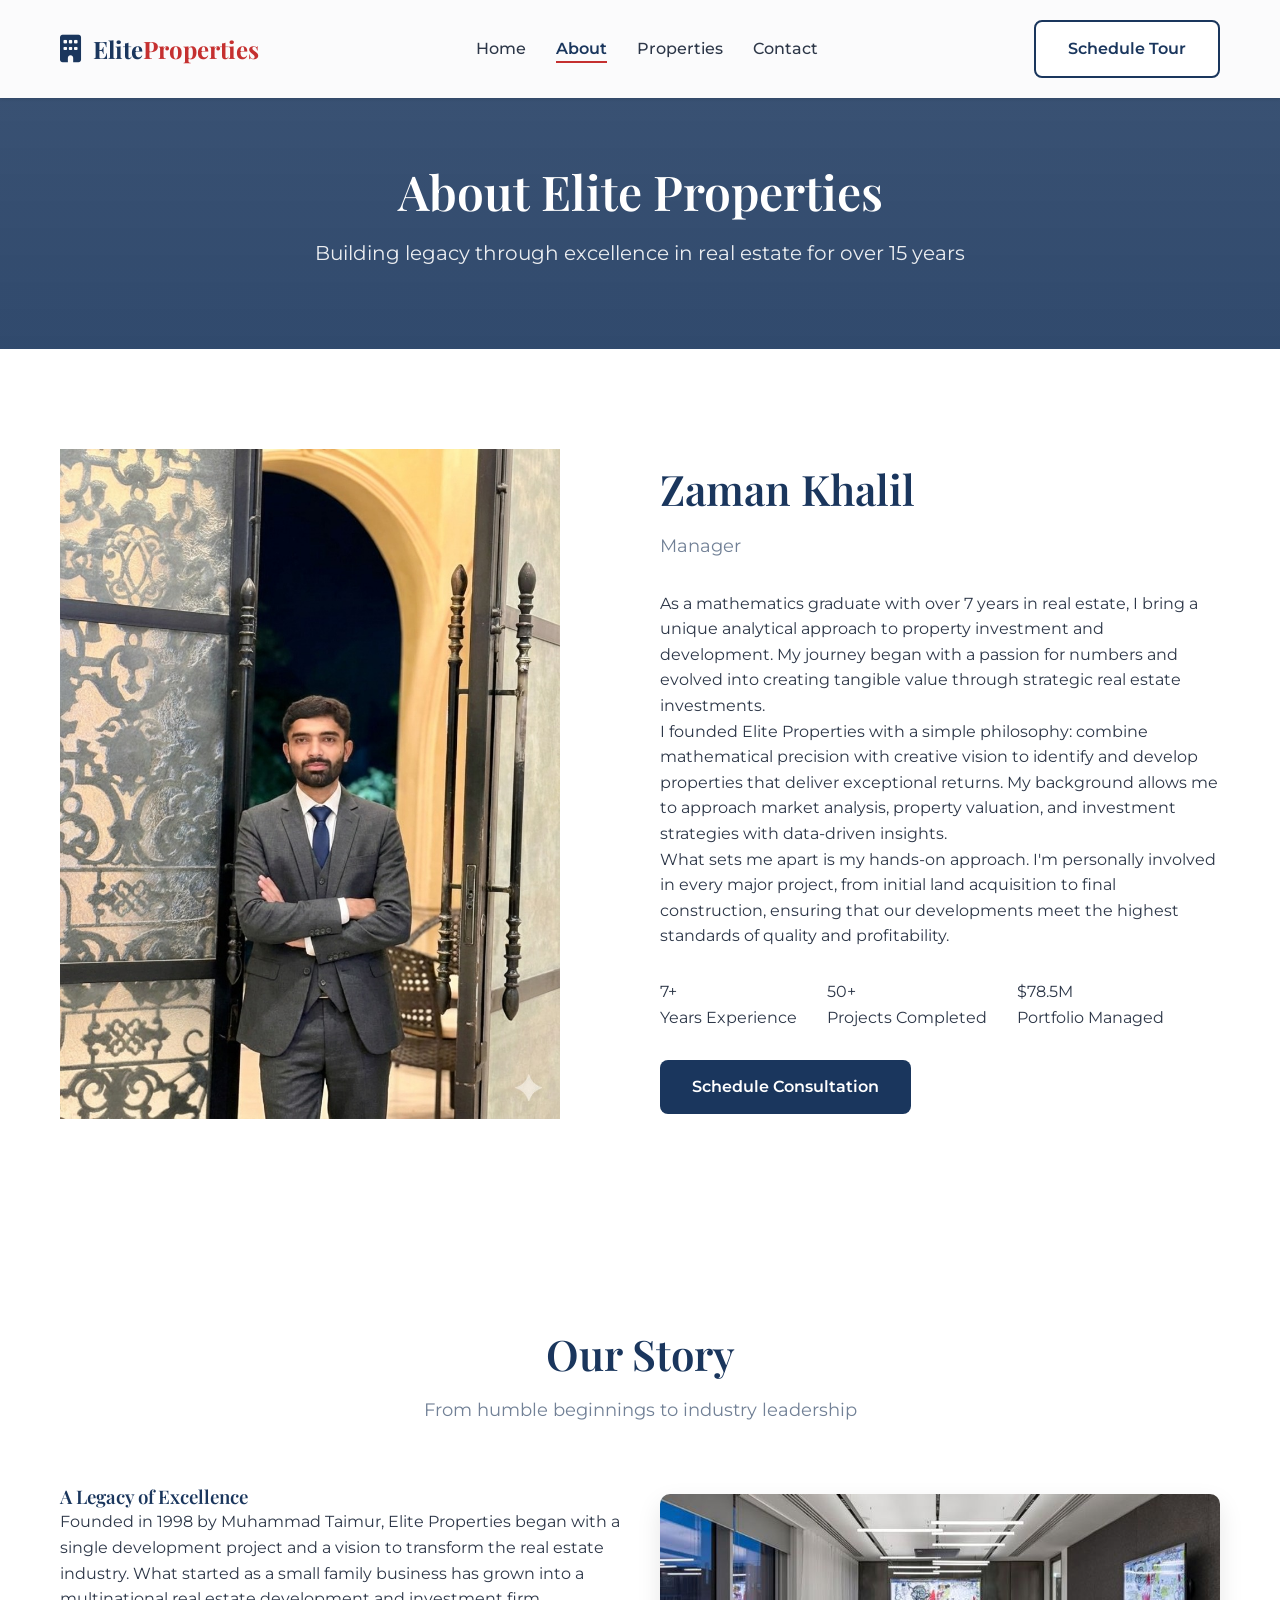
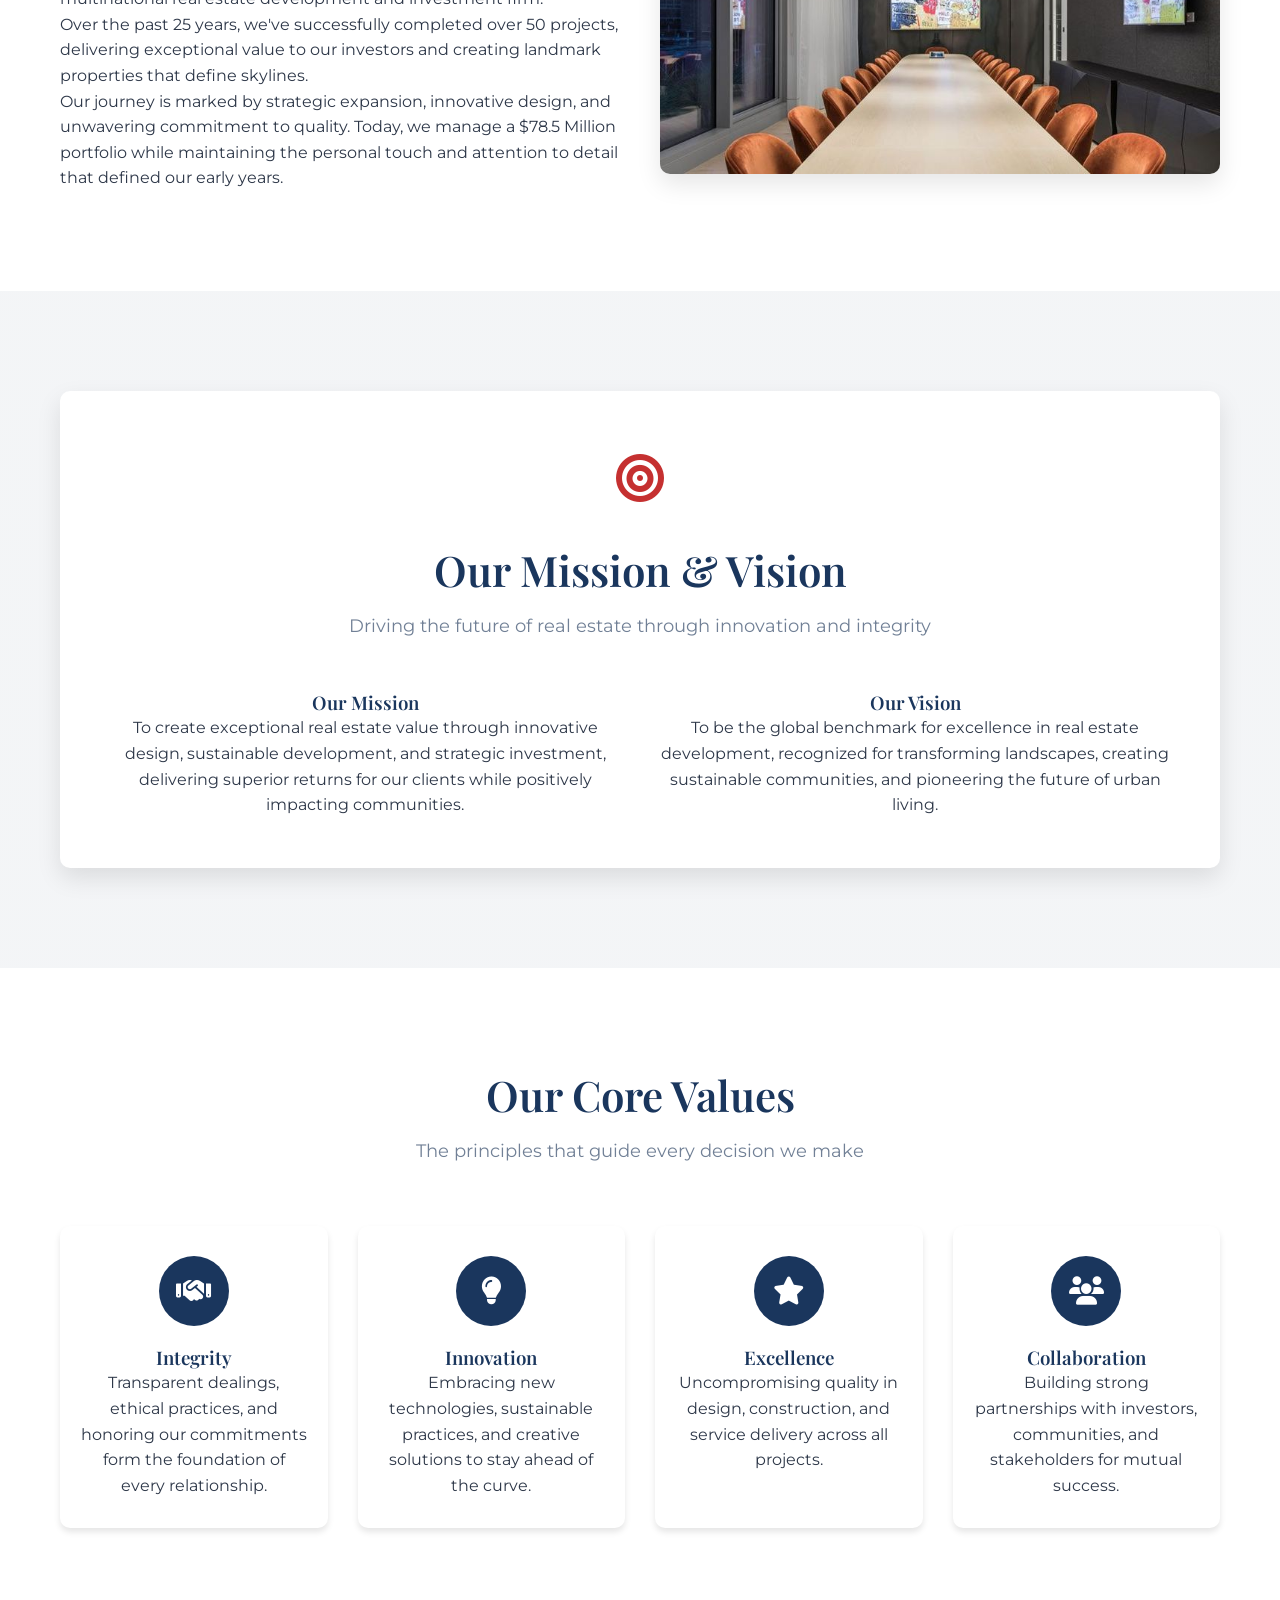
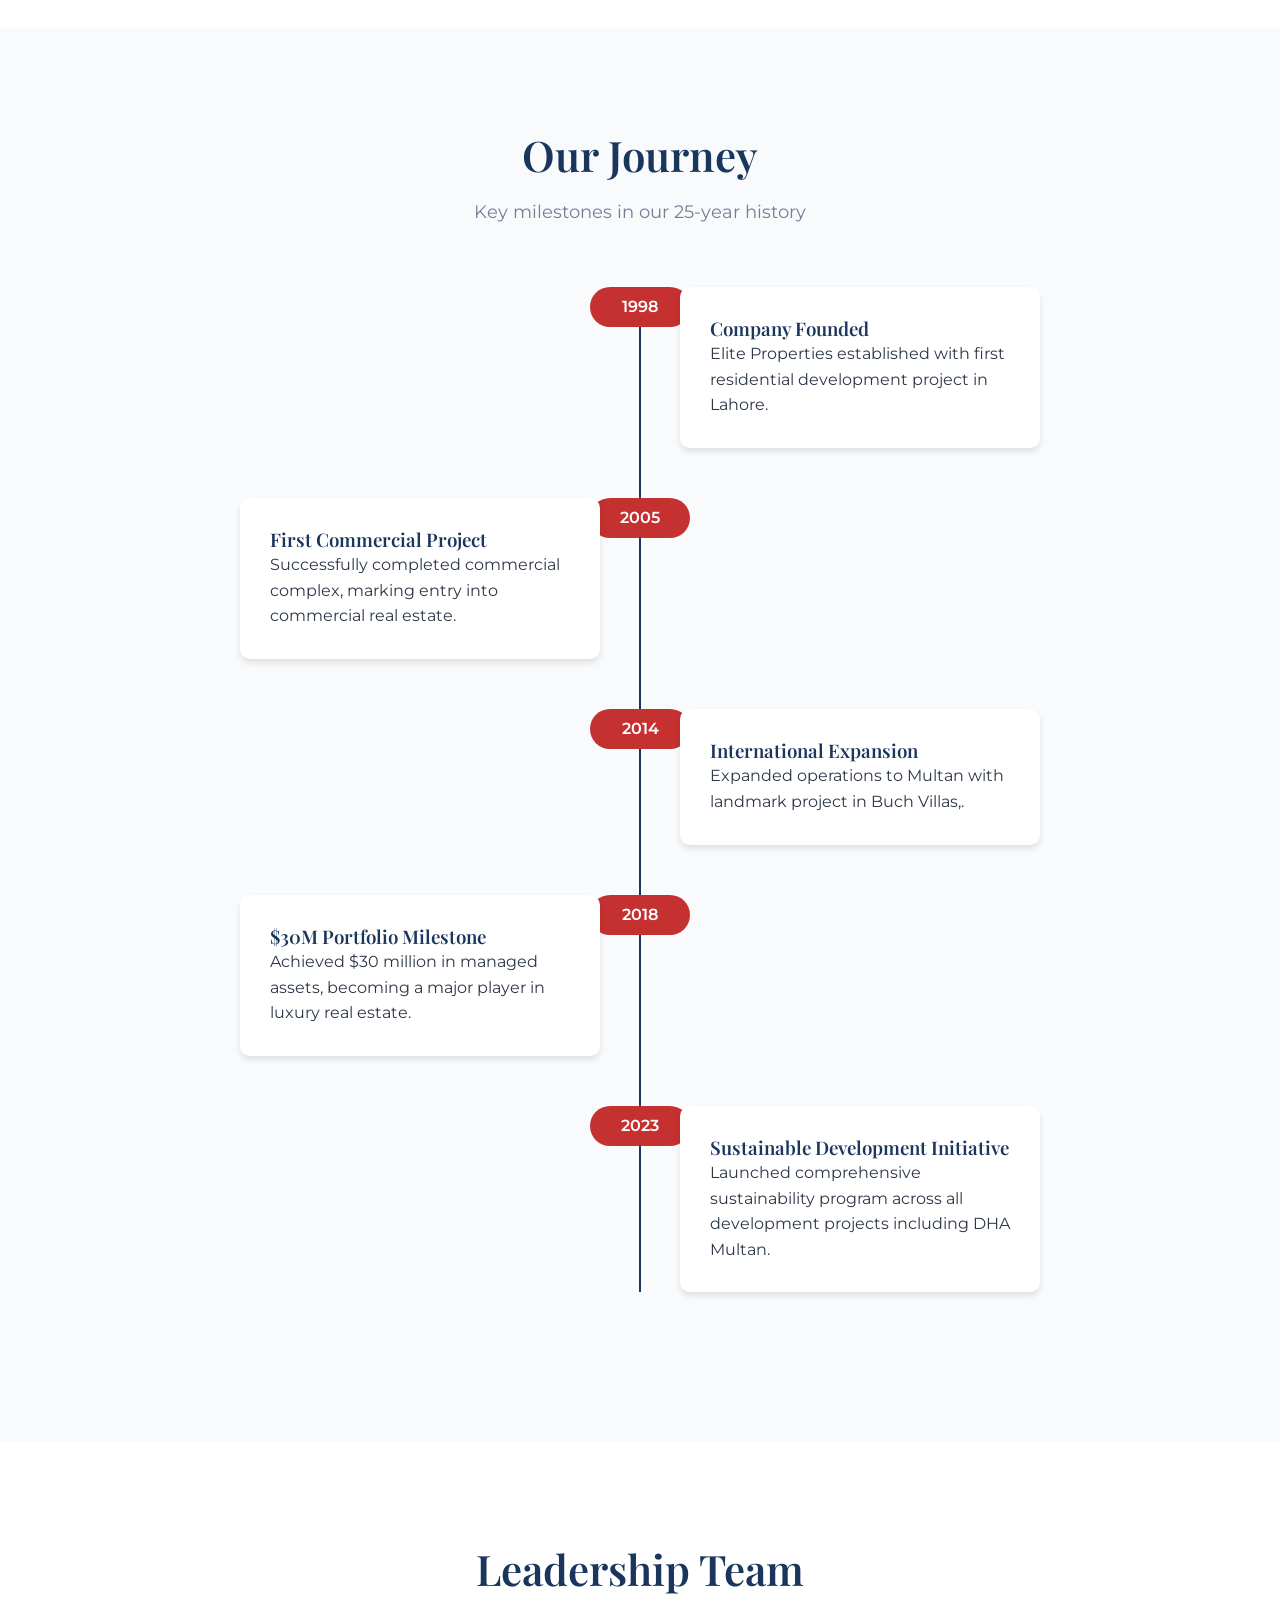
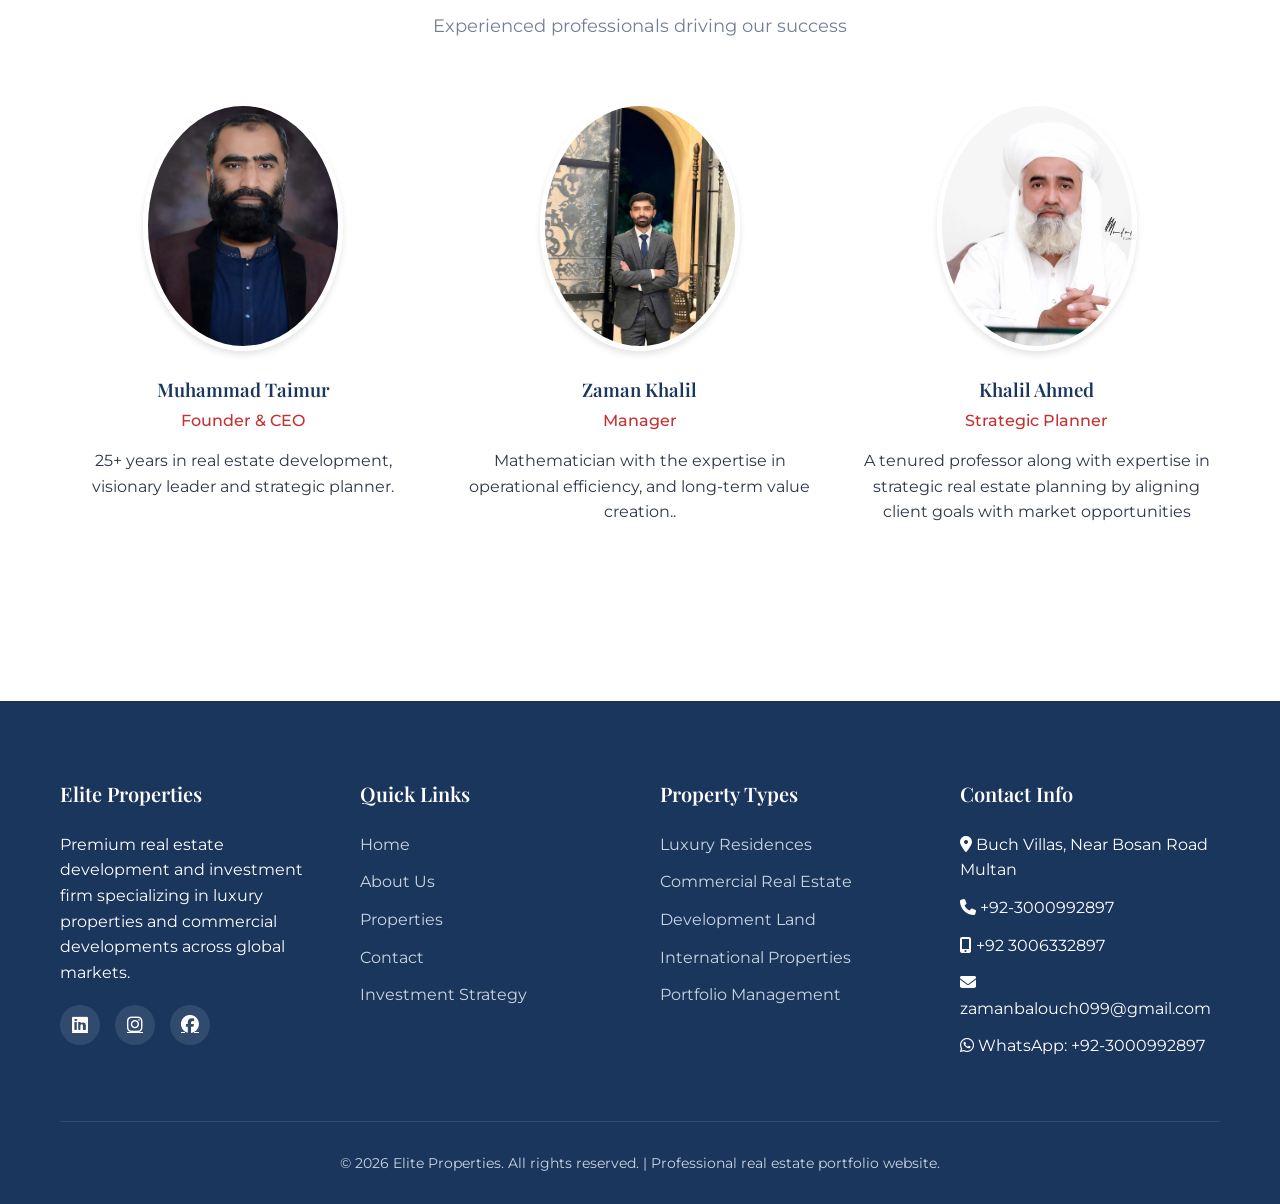
<file: about.html>
<!DOCTYPE html>
<html lang="en">

<head>
    <meta charset="UTF-8">
    <meta name="viewport" content="width=device-width, initial-scale=1.0">
    <title>About Us | Elite Properties</title>
    <link rel="stylesheet" href="https://cdnjs.cloudflare.com/ajax/libs/font-awesome/6.4.0/css/all.min.css">
    <link
        href="https://fonts.googleapis.com/css2?family=Montserrat:wght@300;400;500;600;700&family=Playfair+Display:wght@400;500;600;700&display=swap"
        rel="stylesheet">
    <link rel="stylesheet" href="css/style.css">
    <style>
        .personal-stats {
            display: flex;
            gap: 30px;
            margin-top: 30px;
        }
        .grid-2 img{
            width:500px;
         
        }

        /* About Page Specific Styles */
        .mission-section {
            background: linear-gradient(rgba(26, 54, 93, 0.05), rgba(26, 54, 93, 0.05));
        }

        .mission-card {
            background: white;
            padding: 50px;
            border-radius: 10px;
            box-shadow: var(--shadow-lg);
            text-align: center;
        }

        .mission-icon {
            font-size: 48px;
            color: var(--accent-color);
            margin-bottom: 25px;
        }

        .values-grid {
            display: grid;
            grid-template-columns: repeat(4, 1fr);
            gap: 30px;
            margin-top: 50px;
        }

        .value-card {
            text-align: center;
            padding: 30px 20px;
            background: white;
            border-radius: 10px;
            box-shadow: var(--shadow-md);
            transition: var(--transition);
        }

        .value-card:hover {
            transform: translateY(-5px);
            box-shadow: var(--shadow-lg);
        }

        .value-icon {
            width: 70px;
            height: 70px;
            background: var(--primary-color);
            color: white;
            border-radius: 50%;
            display: flex;
            align-items: center;
            justify-content: center;
            margin: 0 auto 20px;
            font-size: 28px;
        }

        .team-grid {
            display: grid;
            grid-template-columns: repeat(3, 1fr);
            gap: 30px;
        }

        .team-card {
            text-align: center;
            height:500px;
        }
        .team-card img{
            height:250px;
            width:200px;
            
        }

        .team-image {
            width: 200px;
            height: 200px;
            border-radius: 50%;
            margin: 0 auto 20px;
            object-fit: cover;
            border: 5px solid white;
            box-shadow: var(--shadow-md);
        }

        .team-card h3 {
            margin-bottom: 5px;
        }

        .team-position {
            color: var(--accent-color);
            font-weight: 500;
            margin-bottom: 15px;
        }

        .timeline {
            position: relative;
            max-width: 800px;
            margin: 50px auto;
        }

        .timeline::before {
            content: '';
            position: absolute;
            left: 50%;
            top: 0;
            bottom: 0;
            width: 2px;
            background: var(--primary-color);
            transform: translateX(-50%);
        }

        .timeline-item {
            margin-bottom: 50px;
            position: relative;
        }

        .timeline-content {
            background: white;
            padding: 30px;
            border-radius: 10px;
            box-shadow: var(--shadow-md);
            width: 45%;
            position: relative;
        }

        .timeline-item:nth-child(odd) .timeline-content {
            margin-left: auto;
        }

        .timeline-year {
            position: absolute;
            top: 0;
            width: 100px;
            height: 40px;
            background: var(--accent-color);
            color: white;
            display: flex;
            align-items: center;
            justify-content: center;
            font-weight: 600;
            border-radius: 20px;
            left: 50%;
            transform: translateX(-50%);
        }

        @media (max-width: 992px) {
            .values-grid {
                grid-template-columns: repeat(2, 1fr);
            }

            .team-grid {
                grid-template-columns: repeat(2, 1fr);
            }
        }

        @media (max-width: 768px) {
            .values-grid {
                grid-template-columns: 1fr;
            }

            .team-grid {
                grid-template-columns: 1fr;
            }

            .timeline::before {
                left: 30px;
            }

            .timeline-content {
                width: calc(100% - 80px);
                margin-left: 80px !important;
            }

            .timeline-year {
                left: 0;
                transform: none;
            }
        }
    </style>
</head>

<body>
    <!-- Navigation -->
    <nav class="navbar">
        <div class="container nav-container">
            <a href="index.html" class="logo">
                <i class="fas fa-building logo-icon"></i>
                <div class="logo-text">Elite<span>Properties</span></div>
            </a>

            <button class="mobile-menu-btn">
                <i class="fas fa-bars"></i>
            </button>

            <ul class="nav-menu">
                <li><a href="index.html" class="nav-link">Home</a></li>
                <li><a href="about.html" class="nav-link active">About</a></li>
                <li><a href="properties.html" class="nav-link">Properties</a></li>
                <li><a href="contact.html" class="nav-link">Contact</a></li>
            </ul>

            <div class="nav-actions">
                <a href="contact.html" class="btn btn-secondary">Schedule Tour</a>
            </div>
        </div>
    </nav>

    <!-- Page Header -->
    <section class="page-header">
        <div class="container">
            <h1>About Elite Properties</h1>
            <p>Building legacy through excellence in real estate for over 15 years</p>
        </div>
    </section>
    <!-- Add this section in about.html after page-header -->

    <!-- Personal Introduction Section -->
    <section class="section">
        <div class="container">
            <div class="grid-2">
                <div>
                    <img src="images/profile.jfif">
                </div>
                <div>
                    <h2 class="section-title">Zaman Khalil</h2>
                    <p class="section-subtitle">Manager</p>

                    <div class="mt-30">
                        <p>As a mathematics graduate with over 7 years in real estate, I bring a unique analytical
                            approach to property investment and development. My journey began with a passion for numbers
                            and evolved into creating tangible value through strategic real estate investments.</p>

                        <p>I founded Elite Properties with a simple philosophy: combine mathematical precision with
                            creative vision to identify and develop properties that deliver exceptional returns. My
                            background allows me to approach market analysis, property valuation, and investment
                            strategies with data-driven insights.</p>

                        <p>What sets me apart is my hands-on approach. I'm personally involved in every major project,
                            from initial land acquisition to final construction, ensuring that our developments meet the
                            highest standards of quality and profitability.</p>

                        <div class="personal-stats mt-30">
                            <div class="stat">
                                <div class="stat-number">7+</div>
                                <div class="stat-label">Years Experience</div>
                            </div>
                            <div class="stat">
                                <div class="stat-number">50+</div>
                                <div class="stat-label">Projects Completed</div>
                            </div>
                            <div class="stat">
                                <div class="stat-number">$78.5M</div>
                                <div class="stat-label">Portfolio Managed</div>
                            </div>
                        </div>

                        <a href="contact.html" class="btn mt-30">Schedule Consultation</a>
                    </div>
                </div>
            </div>
        </div>
    </section>

    <!-- Our Story -->
    <section class="section">
        <div class="container">
            <div class="section-header">
                <h2 class="section-title">Our Story</h2>
                <p class="section-subtitle">From humble beginnings to industry leadership</p>
            </div>

            <div class="grid-2">
                <div>
                    <h3 class="mb-20">A Legacy of Excellence</h3>
                    <p>Founded in 1998 by Muhammad Taimur, Elite Properties began with a single development project and a
                        vision to transform the real estate industry. What started as a small family business has grown
                        into a multinational real estate development and investment firm.</p>
                    <p>Over the past 25 years, we've successfully completed over 50 projects,
                        delivering exceptional value to our investors and creating landmark properties that define
                        skylines.</p>
                    <p>Our journey is marked by strategic expansion, innovative design, and unwavering commitment to
                        quality. Today, we manage a $78.5 Million portfolio while maintaining the personal touch and
                        attention to detail that defined our early years.</p>
                </div>
                <div>
                    <img src="images/office.jpg"
                        alt="Our Story" style="width: 100%; border-radius: 10px; box-shadow: var(--shadow-lg);">
                </div>
            </div>
        </div>
    </section>

    <!-- Mission & Vision -->
    <section class="section mission-section">
        <div class="container">
            <div class="mission-card">
                <div class="mission-icon">
                    <i class="fas fa-bullseye"></i>
                </div>
                <h2 class="section-title">Our Mission & Vision</h2>
                <p class="section-subtitle">Driving the future of real estate through innovation and integrity</p>

                <div class="grid-2 mt-50">
                    <div class="text-center">
                        <h3 class="mb-20">Our Mission</h3>
                        <p>To create exceptional real estate value through innovative design, sustainable development,
                            and strategic investment, delivering superior returns for our clients while positively
                            impacting communities.</p>
                    </div>
                    <div class="text-center">
                        <h3 class="mb-20">Our Vision</h3>
                        <p>To be the global benchmark for excellence in real estate development, recognized for
                            transforming landscapes, creating sustainable communities, and pioneering the future of
                            urban living.</p>
                    </div>
                </div>
            </div>
        </div>
    </section>

    <!-- Our Values -->
    <section class="section">
        <div class="container">
            <div class="section-header">
                <h2 class="section-title">Our Core Values</h2>
                <p class="section-subtitle">The principles that guide every decision we make</p>
            </div>

            <div class="values-grid">
                <div class="value-card">
                    <div class="value-icon">
                        <i class="fas fa-handshake"></i>
                    </div>
                    <h3>Integrity</h3>
                    <p>Transparent dealings, ethical practices, and honoring our commitments form the foundation of
                        every relationship.</p>
                </div>

                <div class="value-card">
                    <div class="value-icon">
                        <i class="fas fa-lightbulb"></i>
                    </div>
                    <h3>Innovation</h3>
                    <p>Embracing new technologies, sustainable practices, and creative solutions to stay ahead of the
                        curve.</p>
                </div>

                <div class="value-card">
                    <div class="value-icon">
                        <i class="fas fa-star"></i>
                    </div>
                    <h3>Excellence</h3>
                    <p>Uncompromising quality in design, construction, and service delivery across all projects.</p>
                </div>

                <div class="value-card">
                    <div class="value-icon">
                        <i class="fas fa-users"></i>
                    </div>
                    <h3>Collaboration</h3>
                    <p>Building strong partnerships with investors, communities, and stakeholders for mutual success.
                    </p>
                </div>
            </div>
        </div>
    </section>

    <!-- Timeline -->
    <section class="section bg-light">
        <div class="container">
            <div class="section-header">
                <h2 class="section-title">Our Journey</h2>
                <p class="section-subtitle">Key milestones in our 25-year history</p>
            </div>

            <div class="timeline">
                <div class="timeline-item">
                    <div class="timeline-year">1998</div>
                    <div class="timeline-content">
                        <h3>Company Founded</h3>
                        <p>Elite Properties established with first residential development project in Lahore.</p>
                    </div>
                </div>

                <div class="timeline-item">
                    <div class="timeline-year">2005</div>
                    <div class="timeline-content">
                        <h3>First Commercial Project</h3>
                        <p>Successfully completed commercial complex, marking entry into commercial real estate.
                        </p>
                    </div>
                </div>

                <div class="timeline-item">
                    <div class="timeline-year">2014</div>
                    <div class="timeline-content">
                        <h3>International Expansion</h3>
                        <p>Expanded operations to  Multan with landmark project in Buch Villas,.</p>
                    </div>
                </div>

                <div class="timeline-item">
                    <div class="timeline-year">2018</div>
                    <div class="timeline-content">
                        <h3>$30M Portfolio Milestone</h3>
                        <p>Achieved $30 million in managed assets, becoming a major player in luxury real estate.</p>
                    </div>
                </div>

                <div class="timeline-item">
                    <div class="timeline-year">2023</div>
                    <div class="timeline-content">
                        <h3>Sustainable Development Initiative</h3>
                        <p>Launched comprehensive sustainability program across all development projects including DHA Multan.</p>
                    </div>
                </div>
            </div>
        </div>
    </section>

    <!-- Team -->
    <section class="section">
        <div class="container">
            <div class="section-header">
                <h2 class="section-title">Leadership Team</h2>
                <p class="section-subtitle">Experienced professionals driving our success</p>
            </div>

            <div class="team-grid">
                <div class="team-card">
                    <img src="images/profile-3.jfif"
                        alt="John Developer" class="team-image">
                    <h3>Muhammad Taimur</h3>
                    <div class="team-position">Founder & CEO</div>
                    <p>25+ years in real estate development, visionary leader and strategic planner.</p>
                </div>

                <div class="team-card">
                    <img src="images/profile.jfif"
                        alt="Sarah Johnson" class="team-image">
                    <h3>Zaman Khalil</h3>
                    <div class="team-position">Manager</div>
                    <p>Mathematician with the expertise in operational efficiency, and long-term value creation..</p>
                </div>

                <div class="team-card">
                    <img src="images/profile-1.jfif"
                        alt="Michael Chen" class="team-image">
                    <h3>Khalil Ahmed</h3>
                    <div class="team-position">Strategic Planner</div>
                    <p>A tenured professor along with expertise in strategic real estate planning by aligning client goals with market opportunities</p>
                </div>
            </div>
        </div>
    </section>

    <!-- Footer -->
    <footer class="footer">
        <div class="container">
            <div class="footer-content">
                <div class="footer-column">
                    <h3>Elite Properties</h3>
                    <p>Premium real estate development and investment firm specializing in luxury properties and commercial developments across global markets.</p>
                    <div class="social-links">
                        <a href="https://www.linkedin.com/in/muhammad-zaman-khalil-232532383?utm_source=share&utm_campaign=share_via&utm_content=profile&utm_medium=android_app" class="social-link"><i class="fab fa-linkedin"></i></a>
                        <a href="https://www.instagram.com/zamanbalouch099?igsh=MWduMjhkYWNucTFxZg==" class="social-link"><i class="fab fa-instagram"></i></a>
                        <a href="https://www.facebook.com/share/1C8Nnx26TH/" class="social-link"><i class="fab fa-facebook"></i></a>
                    </div>
                </div>
                <div class="footer-column">
                    <h3>Quick Links</h3>
                    <ul class="footer-links">
                        <li><a href="index.html">Home</a></li>
                        <li><a href="about.html">About Us</a></li>
                        <li><a href="properties.html">Properties</a></li>
                        <li><a href="contact.html">Contact</a></li>
                        <li><a href="#">Investment Strategy</a></li>
                    </ul>
                </div>
                <div class="footer-column">
                    <h3>Property Types</h3>
                    <ul class="footer-links">
                        <li><a href="#">Luxury Residences</a></li>
                        <li><a href="#">Commercial Real Estate</a></li>
                        <li><a href="#">Development Land</a></li>
                        <li><a href="#">International Properties</a></li>
                        <li><a href="#">Portfolio Management</a></li>
                    </ul>
                </div>
                <div class="footer-column">
    <h3>Contact Info</h3>
    <ul class="footer-links">
        <li><i class="fas fa-map-marker-alt"></i> Buch Villas, Near Bosan Road Multan</li>
        <li><i class="fas fa-phone"></i> +92-3000992897</li>
        <li><i class="fas fa-mobile-alt"></i> +92 3006332897</li>
        <li><i class="fas fa-envelope"></i> zamanbalouch099@gmail.com </li>
        <li><i class="fab fa-whatsapp"></i> WhatsApp: +92-3000992897</li>
    </ul>
</div>
            </div>
            <div class="copyright">
                <p>&copy; <span id="currentYear"></span> Elite Properties. All rights reserved. | Professional real estate portfolio website.</p>
            </div>
        </div>
    </footer>
    <script>
        // Mobile Menu Toggle
        const mobileMenuBtn = document.querySelector('.mobile-menu-btn');
        const navMenu = document.querySelector('.nav-menu');
        const navbar = document.querySelector('.navbar');

        mobileMenuBtn.addEventListener('click', () => {
            navMenu.classList.toggle('active');
            mobileMenuBtn.innerHTML = navMenu.classList.contains('active')
                ? '<i class="fas fa-times"></i>'
                : '<i class="fas fa-bars"></i>';
        });

        // Navbar scroll effect
        window.addEventListener('scroll', () => {
            if (window.scrollY > 50) {
                navbar.classList.add('scrolled');
            } else {
                navbar.classList.remove('scrolled');
            }
        });

        // Set current year in footer
        document.getElementById('currentYear').textContent = new Date().getFullYear();

        // Close mobile menu when clicking on a link
        document.querySelectorAll('.nav-link').forEach(link => {
            link.addEventListener('click', () => {
                navMenu.classList.remove('active');
                mobileMenuBtn.innerHTML = '<i class="fas fa-bars"></i>';
            });
        });
    </script>
</body>

</html>
</file>
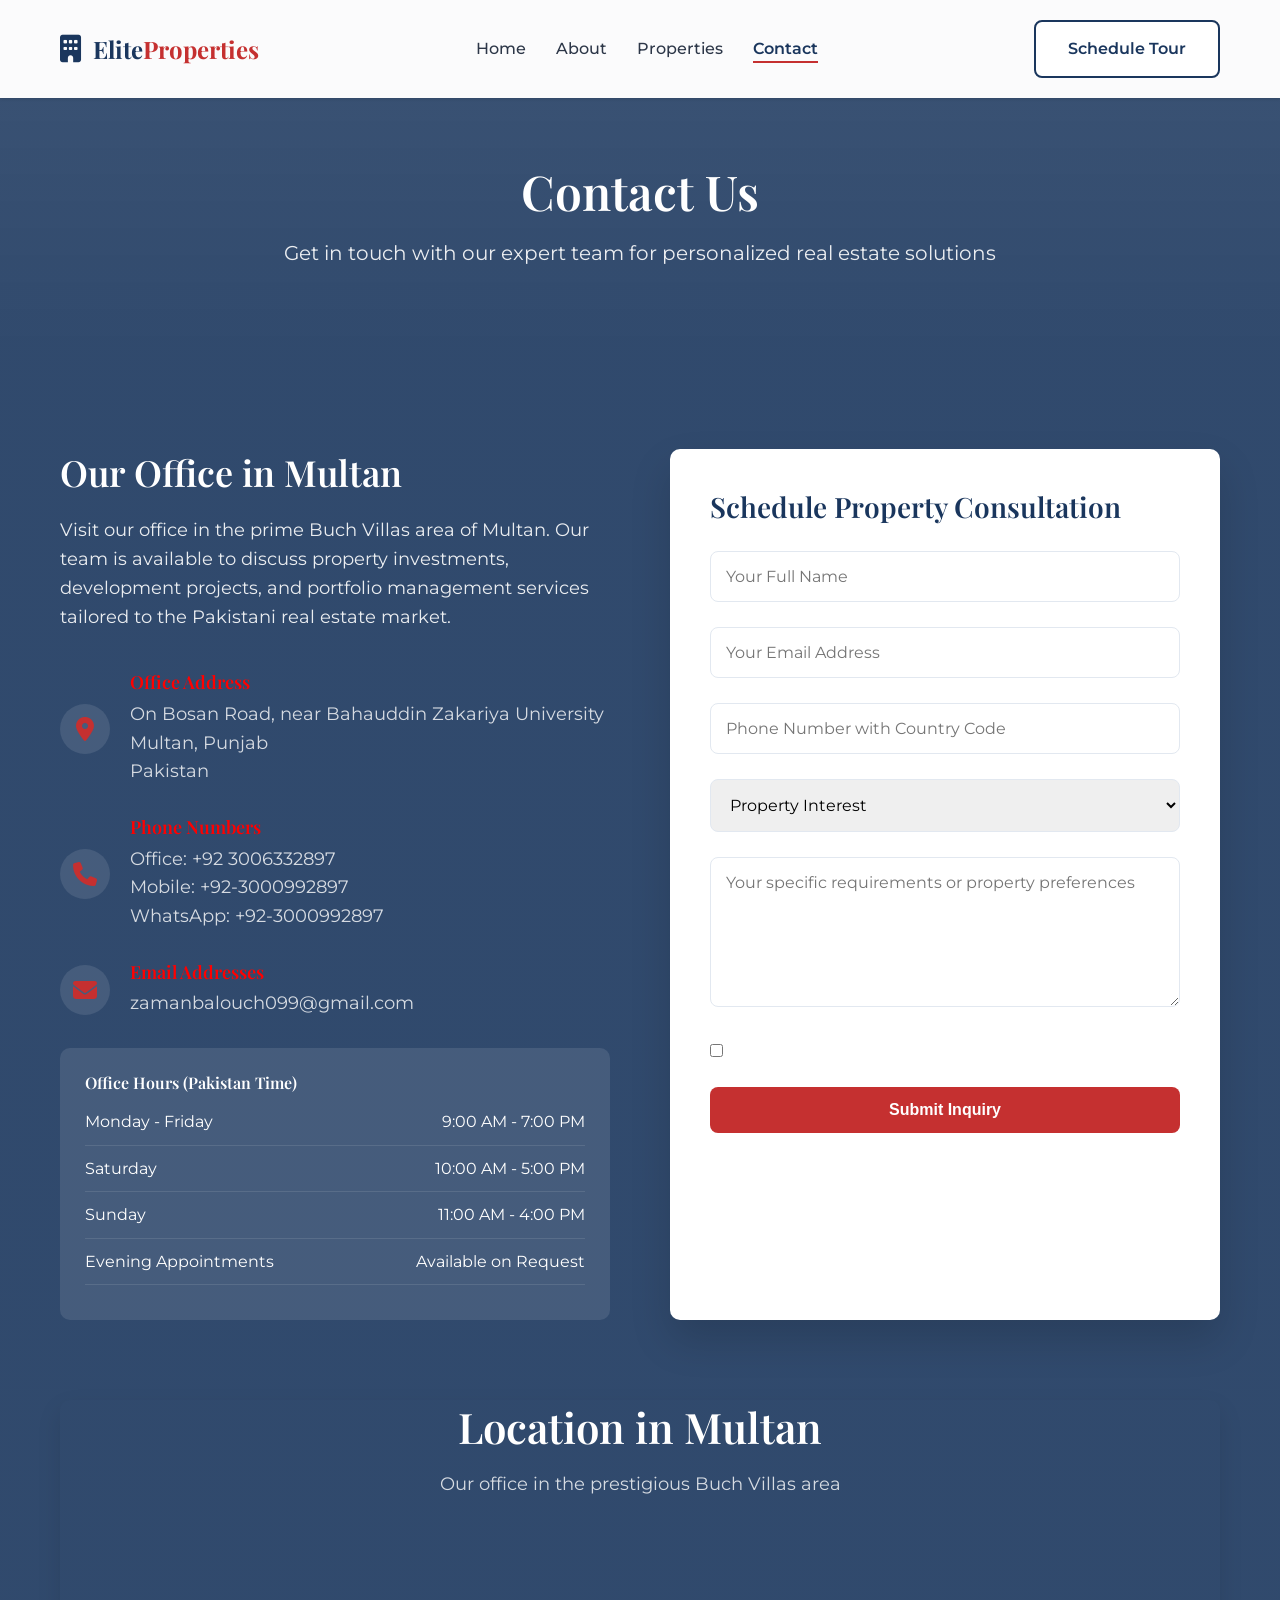
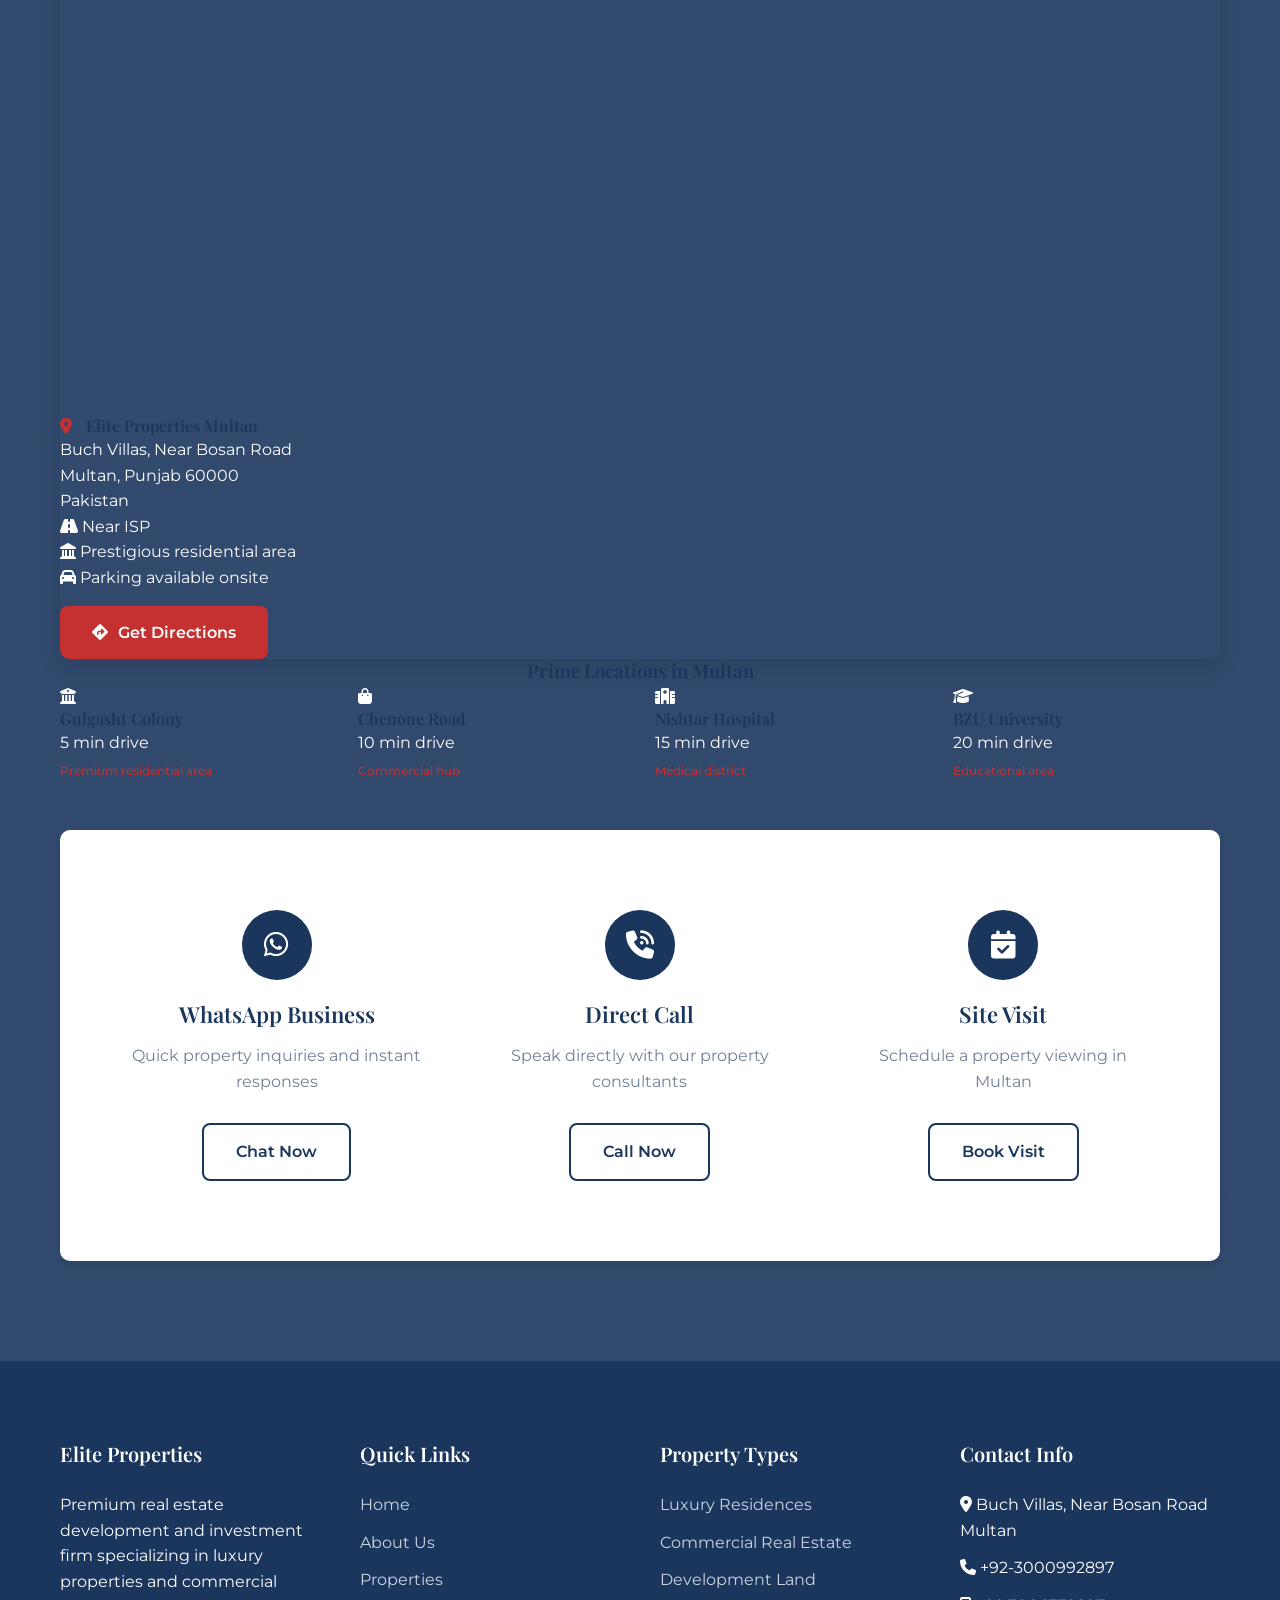
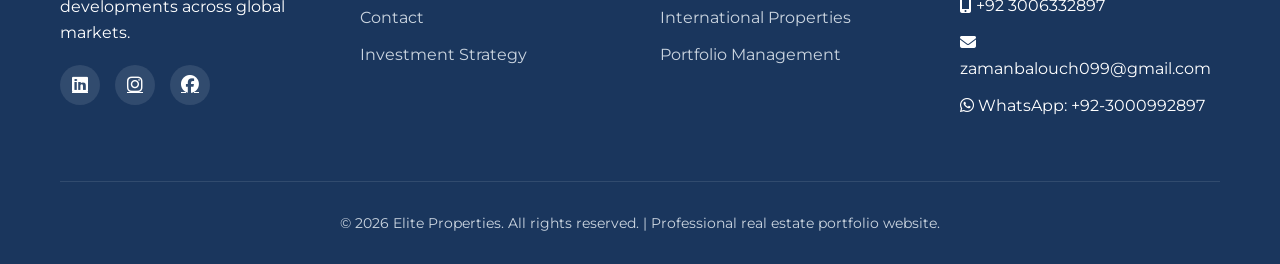
<file: contact.html>
<!DOCTYPE html>
<html lang="en">
<head>
    <meta charset="UTF-8">
    <meta name="viewport" content="width=device-width, initial-scale=1.0">
    <title>Contact Us | Elite Properties</title>
    <link rel="stylesheet" href="https://cdnjs.cloudflare.com/ajax/libs/font-awesome/6.4.0/css/all.min.css">
    <link href="https://fonts.googleapis.com/css2?family=Montserrat:wght@300;400;500;600;700&family=Playfair+Display:wght@400;500;600;700&display=swap" rel="stylesheet">
    <link rel="stylesheet" href="css/style.css">
    <style>
        /* Contact Page Specific Styles */
        .contact-section {
            background: linear-gradient(rgba(26, 54, 93, 0.9), rgba(26, 54, 93, 0.9)), url('https://images.unsplash.com/photo-1560518883-ce09059eeffa?ixlib=rb-4.0.3&auto=format&fit=crop&w=2073&q=80') no-repeat center center/cover;
            color: white;
        }
        
        .contact-container {
            display: grid;
            grid-template-columns: 1fr 1fr;
            gap: 60px;
        }
        
        .contact-info h2 {
            font-size: 36px;
            margin-bottom: 20px;
            color: white;
        }
        
        .contact-info p {
            margin-bottom: 30px;
            opacity: 0.9;
            font-size: 18px;
        }
        
        .contact-details {
            margin-top: 40px;
        }
        
        .contact-item {
            display: flex;
            align-items: center;
            margin-bottom: 30px;
        }
        
        .contact-item i {
            font-size: 24px;
            color: var(--accent-color);
            margin-right: 20px;
            width: 50px;
            height: 50px;
            background: rgba(255, 255, 255, 0.1);
            border-radius: 50%;
            display: flex;
            align-items: center;
            justify-content: center;
        }
        
        .contact-item-content h4 {
            margin-bottom: 5px;
            font-size: 18px;
        }
        
        .contact-item-content p {
            margin: 0;
            opacity: 0.8;
        }
        
        .contact-form-container {
            background: white;
            padding: 40px;
            border-radius: 10px;
            box-shadow: var(--shadow-xl);
        }
        
        .contact-form-container h3 {
            margin-bottom: 25px;
            color: var(--primary-color);
            font-size: 28px;
        }
        
        textarea.form-control {
            min-height: 150px;
            resize: vertical;
        }
        
        .form-success {
            display: none;
            background: rgba(34, 197, 94, 0.1);
            border: 1px solid #22c55e;
            color: #166534;
            padding: 20px;
            border-radius: 8px;
            margin-top: 20px;
            text-align: center;
        }
        
        .office-hours {
            background: rgba(255, 255, 255, 0.1);
            padding: 25px;
            border-radius: 10px;
            margin-top: 30px;
        }
        
        .office-hours h4 {
            margin-bottom: 15px;
            color: white;
        }
        
        .hours-list {
            list-style: none;
        }
        
        .hours-list li {
            display: flex;
            justify-content: space-between;
            margin-bottom: 10px;
            padding-bottom: 10px;
            border-bottom: 1px solid rgba(255, 255, 255, 0.1);
        }
        
        .map-container {
            margin-top: 80px;
            border-radius: 10px;
            overflow: hidden;
            box-shadow: var(--shadow-lg);
        }
        
        .map-placeholder {
            background: #e2e8f0;
            height: 400px;
            display: flex;
            align-items: center;
            justify-content: center;
            color: var(--gray-color);
            font-size: 18px;
        }
        
        .team-intro {
            padding: 80px 0;
            background: #f8fafc;
        }
        
        .team-intro-content {
            max-width: 800px;
            margin: 0 auto;
            text-align: center;
        }
        
        .team-intro-image {
            width: 200px;
            height: 200px;
            border-radius: 50%;
            margin: 0 auto 30px;
            overflow: hidden;
            border: 5px solid white;
            box-shadow: var(--shadow-lg);
        }
        
        .team-intro-image img {
            width: 100%;
            height: 100%;
            object-fit: cover;
        }
        
        .team-intro-text {
            margin-top: 30px;
        }
        
        .team-intro-text p {
            font-size: 18px;
            line-height: 1.8;
            margin-bottom: 20px;
        }
        
        @media (max-width: 992px) {
            .contact-container {
                grid-template-columns: 1fr;
                gap: 40px;
            }
        }
        
        @media (max-width: 768px) {
            .contact-form-container {
                padding: 30px 20px;
            }
            
            .contact-item {
                flex-direction: column;
                text-align: center;
            }
            
            .contact-item i {
                margin-right: 0;
                margin-bottom: 15px;
            }
        }
    </style>
</head>
<body>
    <!-- Navigation -->
    <nav class="navbar">
        <div class="container nav-container">
            <a href="index.html" class="logo">
                <i class="fas fa-building logo-icon"></i>
                <div class="logo-text">Elite<span>Properties</span></div>
            </a>
            
            <button class="mobile-menu-btn">
                <i class="fas fa-bars"></i>
            </button>
            
            <ul class="nav-menu">
                <li><a href="index.html" class="nav-link">Home</a></li>
                <li><a href="about.html" class="nav-link">About</a></li>
                <li><a href="properties.html" class="nav-link">Properties</a></li>
                <li><a href="contact.html" class="nav-link active">Contact</a></li>
            </ul>
            
            <div class="nav-actions">
                <a href="contact.html" class="btn btn-secondary">Schedule Tour</a>
            </div>
        </div>
    </nav>

    <!-- Page Header -->
    <section class="page-header">
        <div class="container">
            <h1>Contact Us</h1>
            <p>Get in touch with our expert team for personalized real estate solutions</p>
        </div>
    </section>

<!-- Contact Section for Multan -->
<section class="section contact-section">
    <div class="container">
        <div class="contact-container">
            <div class="contact-info">
                <h2>Our Office in Multan</h2>
                <p>Visit our office in the prime Buch Villas area of Multan. Our team is available to discuss property investments, development projects, and portfolio management services tailored to the Pakistani real estate market.</p>
                
                <div class="contact-details">
                    <div class="contact-item">
                        <i class="fas fa-map-marker-alt"></i>
                        <div class="contact-item-content">
                            <h4 style="color:red">Office Address</h4>
                            <p>On Bosan Road, near Bahauddin Zakariya University<br>Multan, Punjab <br>Pakistan</p>
                        </div>
                    </div>
                    
                    <div class="contact-item">
                        <i class="fas fa-phone"></i>
                        <div class="contact-item-content">
                            <h4 style="color:red">Phone Numbers</h4>
                            <p>Office: +92 3006332897<br>Mobile: +92-3000992897<br>WhatsApp: +92-3000992897</p>
                        </div>
                    </div>
                    
                    <div class="contact-item">
                        <i class="fas fa-envelope"></i>
                        <div class="contact-item-content">
                            <h4 style="color:red">Email Addresses</h4>
                            <p>zamanbalouch099@gmail.com<br></p>
                        </div>
                    </div>
                </div>
                
                <div class="office-hours">
                    <h4>Office Hours (Pakistan Time)</h4>
                    <ul class="hours-list">
                        <li><span>Monday - Friday</span> <span>9:00 AM - 7:00 PM</span></li>
                        <li><span>Saturday</span> <span>10:00 AM - 5:00 PM</span></li>
                        <li><span>Sunday</span> <span>11:00 AM - 4:00 PM</span></li>
                        <li><span>Evening Appointments</span> <span>Available on Request</span></li>
                    </ul>
                </div>
            </div>
            
            <div class="contact-form-container" id="contact-form">
                <h3>Schedule Property Consultation</h3>
                <form id="contactForm">
                    <div class="form-group">
                        <input type="text" class="form-control" placeholder="Your Full Name" required>
                    </div>
                    <div class="form-group">
                        <input type="email" class="form-control" placeholder="Your Email Address" required>
                    </div>
                    <div class="form-group">
                        <input type="tel" class="form-control" placeholder="Phone Number with Country Code" required>
                    </div>
                    <div class="form-group">
                        <select class="form-control" required>
                            <option value="" disabled selected>Property Interest</option>
                            <option value="residential">Residential Properties</option>
                            <option value="commercial">Commercial Properties</option>
                            <option value="plots">Plots & Land</option>
                            <option value="investment">Investment Opportunities</option>
                            <option value="development">Development Projects</option>
                            <option value="consultation">Portfolio Consultation</option>
                        </select>
                    </div>
                    <div class="form-group">
                        <textarea class="form-control" rows="5" placeholder="Your specific requirements or property preferences" required></textarea>
                    </div>
                    <div class="form-group">
                        <label style="display: flex; align-items: center; gap: 10px; font-size: 14px;">
                            <input type="checkbox" required>
                            I agree to receive property updates and information
                        </label>
                    </div>
                    <button type="submit" class="btn btn-accent" style="width: 100%;">Submit Inquiry</button>
                </form>
                
                <div class="form-success" id="formSuccess">
                    <i class="fas fa-check-circle" style="font-size: 24px; margin-bottom: 10px;"></i>
                    <h4>Thank You!</h4>
                    <p>Your inquiry has been submitted successfully. Our Multan office will contact you within 24 hours.</p>
                </div>
            </div>
        </div>
        
        <!-- Map Section for Multan -->
        <div class="map-container mt-50">
            <div class="section-header">
                <h2 class="section-title" style="color: white;">Location in Multan</h2>
                <p class="section-subtitle" style="color: rgba(255,255,255,0.8);">Our office in the prestigious Buch Villas area</p>
            </div>
            
            <div class="map-wrapper">
                <!-- Google Maps for Buch Villas, Multan -->
                <iframe 
                    src="https://www.google.com/maps/embed?pb=!1m18!1m12!1m3!1d3471.428744082532!2d71.51177577560943!3d30.19568207486767!2m3!1f0!2f0!3f0!3m2!1i1024!2i768!4f13.1!3m3!1m2!1s0x393b35e4f2c2a6c9%3A0x8e99d5c1c5e1e1e1!2sBuch%20Villas%2C%20Multan%2C%20Punjab%2C%20Pakistan!5e0!3m2!1sen!2s!4v1703926154324!5m2!1sen!2s" 
                    width="100%" 
                    height="450" 
                    style="border:0;" 
                    allowfullscreen="" 
                    loading="lazy" 
                    referrerpolicy="no-referrer-when-downgrade">
                </iframe>
                
                <div class="map-overlay">
                    <div class="map-info-card">
                        <h4><i class="fas fa-map-marker-alt" style="color: #c53030; margin-right: 10px;"></i> Elite Properties Multan</h4>
                        <p>Buch Villas, Near Bosan Road<br>Multan, Punjab 60000<br>Pakistan</p>
                        <div class="map-details">
                            <div class="map-detail-item">
                                <i class="fas fa-road"></i>
                                <span>Near ISP</span>
                            </div>
                            <div class="map-detail-item">
                                <i class="fas fa-landmark"></i>
                                <span>Prestigious residential area</span>
                            </div>
                            <div class="map-detail-item">
                                <i class="fas fa-car"></i>
                                <span>Parking available onsite</span>
                            </div>
                        </div>
                        <a href="https://maps.google.com/maps?q=Buch+Villas+Multan+Pakistan" target="_blank" class="btn btn-accent" style="margin-top: 15px;">
                            <i class="fas fa-directions"></i> Get Directions
                        </a>
                    </div>
                </div>
            </div>
        </div>
        
        <!-- Nearby Locations in Multan -->
        <div class="nearby-locations">
            <h3 class="text-center mb-30">Prime Locations in Multan</h3>
            <div class="grid-4">
                <div class="location-card">
                    <i class="fas fa-university"></i>
                    <h4>Gulgasht Colony</h4>
                    <p>5 min drive</p>
                    <small>Premium residential area</small>
                </div>
                <div class="location-card">
                    <i class="fas fa-shopping-bag"></i>
                    <h4>Chenone Road</h4>
                    <p>10 min drive</p>
                    <small>Commercial hub</small>
                </div>
                <div class="location-card">
                    <i class="fas fa-hospital"></i>
                    <h4>Nishtar Hospital</h4>
                    <p>15 min drive</p>
                    <small>Medical district</small>
                </div>
                <div class="location-card">
                    <i class="fas fa-graduation-cap"></i>
                    <h4>BZU University</h4>
                    <p>20 min drive</p>
                    <small>Educational area</small>
                </div>
            </div>
        </div>
        
        <!-- Contact Methods -->
        <div class="contact-methods mt-50">
            <div class="grid-3">
                <div class="contact-method-card">
                    <div class="method-icon">
                        <i class="fab fa-whatsapp"></i>
                    </div>
                    <h3>WhatsApp Business</h3>
                    <p>Quick property inquiries and instant responses</p>
                    <a href="https://wa.me/qr/ICX6FMRWKJH6H1" target="_blank" class="btn btn-secondary">Chat Now</a>
                </div>
                
                <div class="contact-method-card">
                    <div class="method-icon">
                        <i class="fas fa-phone-volume"></i>
                    </div>
                    <h3>Direct Call</h3>
                    <p>Speak directly with our property consultants</p>
                    <a href="tel:+92611234567" class="btn btn-secondary">Call Now</a>
                </div>
                
                <div class="contact-method-card">
                    <div class="method-icon">
                        <i class="fas fa-calendar-check"></i>
                    </div>
                    <h3>Site Visit</h3>
                    <p>Schedule a property viewing in Multan</p>
                    <a href="#contact-form" class="btn btn-secondary">Book Visit</a>
                </div>
            </div>
        </div>
    </div>
</section>

     <!-- Footer -->
    <footer class="footer">
        <div class="container">
            <div class="footer-content">
                <div class="footer-column">
                    <h3>Elite Properties</h3>
                    <p>Premium real estate development and investment firm specializing in luxury properties and commercial developments across global markets.</p>
                    <div class="social-links">
                        <a href="https://www.linkedin.com/in/muhammad-zaman-khalil-232532383?utm_source=share&utm_campaign=share_via&utm_content=profile&utm_medium=android_app" class="social-link"><i class="fab fa-linkedin"></i></a>
                        <a href="https://www.instagram.com/zamanbalouch099?igsh=MWduMjhkYWNucTFxZg==" class="social-link"><i class="fab fa-instagram"></i></a>
                        <a href="https://www.facebook.com/share/1C8Nnx26TH/" class="social-link"><i class="fab fa-facebook"></i></a>
                    </div>
                </div>
                <div class="footer-column">
                    <h3>Quick Links</h3>
                    <ul class="footer-links">
                        <li><a href="index.html">Home</a></li>
                        <li><a href="about.html">About Us</a></li>
                        <li><a href="properties.html">Properties</a></li>
                        <li><a href="contact.html">Contact</a></li>
                        <li><a href="#">Investment Strategy</a></li>
                    </ul>
                </div>
                <div class="footer-column">
                    <h3>Property Types</h3>
                    <ul class="footer-links">
                        <li><a href="#">Luxury Residences</a></li>
                        <li><a href="#">Commercial Real Estate</a></li>
                        <li><a href="#">Development Land</a></li>
                        <li><a href="#">International Properties</a></li>
                        <li><a href="#">Portfolio Management</a></li>
                    </ul>
                </div>
                <div class="footer-column">
    <h3>Contact Info</h3>
    <ul class="footer-links">
        <li><i class="fas fa-map-marker-alt"></i> Buch Villas, Near Bosan Road Multan</li>
        <li><i class="fas fa-phone"></i> +92-3000992897</li>
        <li><i class="fas fa-mobile-alt"></i> +92 3006332897</li>
        <li><i class="fas fa-envelope"></i> zamanbalouch099@gmail.com </li>
        <li><i class="fab fa-whatsapp"></i> WhatsApp: +92-3000992897</li>
    </ul>
</div>
            </div>
            <div class="copyright">
                <p>&copy; <span id="currentYear"></span> Elite Properties. All rights reserved. | Professional real estate portfolio website.</p>
            </div>
        </div>
    </footer>

    <script>
        // Mobile Menu Toggle
        const mobileMenuBtn = document.querySelector('.mobile-menu-btn');
        const navMenu = document.querySelector('.nav-menu');
        const navbar = document.querySelector('.navbar');
        
        mobileMenuBtn.addEventListener('click', () => {
            navMenu.classList.toggle('active');
            mobileMenuBtn.innerHTML = navMenu.classList.contains('active') 
                ? '<i class="fas fa-times"></i>' 
                : '<i class="fas fa-bars"></i>';
        });
        
        // Navbar scroll effect
        window.addEventListener('scroll', () => {
            if (window.scrollY > 50) {
                navbar.classList.add('scrolled');
            } else {
                navbar.classList.remove('scrolled');
            }
        });
        
        // Set current year in footer
        document.getElementById('currentYear').textContent = new Date().getFullYear();
        
        // Contact Form Submission
        const contactForm = document.getElementById('contactForm');
        const formSuccess = document.getElementById('formSuccess');
        
        contactForm.addEventListener('submit', (e) => {
            e.preventDefault();
            
            // Simple form validation
            const inputs = contactForm.querySelectorAll('input[required], textarea[required], select[required]');
            let isValid = true;
            
            inputs.forEach(input => {
                if (!input.value.trim()) {
                    isValid = false;
                    input.style.borderColor = '#dc2626';
                } else {
                    input.style.borderColor = '#e2e8f0';
                }
            });
            
            if (isValid) {
                // Show success message
                formSuccess.style.display = 'block';
                contactForm.style.display = 'none';
                
                // Reset form after 5 seconds
                setTimeout(() => {
                    contactForm.reset();
                    contactForm.style.display = 'block';
                    formSuccess.style.display = 'none';
                }, 5000);
            } else {
                alert('Please fill in all required fields.');
            }
        });
        
        // Close mobile menu when clicking on a link
        document.querySelectorAll('.nav-link').forEach(link => {
            link.addEventListener('click', () => {
                navMenu.classList.remove('active');
                mobileMenuBtn.innerHTML = '<i class="fas fa-bars"></i>';
            });
        });
        
        // Fix property-details links
        document.querySelectorAll('a[href="property-details.html"]').forEach(link => {
            link.addEventListener('click', (e) => {
                e.preventDefault();
                alert('Property details page would show comprehensive information about the property.\n\nFor this demo, you can view the property information on this page.');
            });
        });
    </script>
</body>
</html>
</file>
<file: css/style.css>
/* ===== VARIABLES ===== */
:root {
    --primary-color: #1a365d;
    --secondary-color: #2d3748;
    --accent-color: #c53030;
    --gold-color: #d69e2e;
    --light-color: #f7fafc;
    --dark-color: #2d3748;
    --gray-color: #718096;
    --light-gray: #e2e8f0;
    
    --shadow-sm: 0 1px 3px rgba(0,0,0,0.12);
    --shadow-md: 0 4px 6px rgba(0,0,0,0.1);
    --shadow-lg: 0 10px 25px rgba(0,0,0,0.1);
    --shadow-xl: 0 20px 40px rgba(0,0,0,0.15);
    
    --transition: all 0.3s ease;
    --border-radius: 8px;
}

/* ===== RESET & BASE ===== */
* {
    margin: 0;
    padding: 0;
    box-sizing: border-box;
}

html {
    scroll-behavior: smooth;
}

body {
    font-family: 'Montserrat', sans-serif;
    line-height: 1.6;
    color: var(--dark-color);
    background-color: #fff;
    overflow-x: hidden;
}

h1, h2, h3, h4, h5 {
    font-family: 'Playfair Display', serif;
    font-weight: 600;
    line-height: 1.3;
    color: var(--primary-color);
}

.container {
    width: 100%;
    max-width: 1200px;
    margin: 0 auto;
    padding: 0 20px;
}

/* ===== BUTTONS ===== */
.btn {
    display: inline-flex;
    align-items: center;
    justify-content: center;
    padding: 14px 32px;
    background-color: var(--primary-color);
    color: white;
    border: none;
    border-radius: var(--border-radius);
    font-weight: 600;
    font-size: 16px;
    cursor: pointer;
    transition: var(--transition);
    text-decoration: none;
    gap: 10px;
    text-align: center;
}

.btn:hover {
    background-color: var(--accent-color);
    transform: translateY(-2px);
    box-shadow: var(--shadow-md);
}

.btn-secondary {
    background-color: white;
    color: var(--primary-color);
    border: 2px solid var(--primary-color);
}

.btn-secondary:hover {
    background-color: var(--primary-color);
    color: white;
}

.btn-accent {
    background-color: var(--accent-color);
}

.btn-accent:hover {
    background-color: #9b2c2c;
}

.btn-outline {
    background-color: transparent;
    border: 2px solid var(--primary-color);
    color: var(--primary-color);
}

.btn-outline:hover {
    background-color: var(--primary-color);
    color: white;
}

/* ===== NAVIGATION ===== */
.navbar {
    position: fixed;
    top: 0;
    left: 0;
    width: 100%;
    background-color: rgba(255, 255, 255, 0.98);
    backdrop-filter: blur(10px);
    z-index: 1000;
    padding: 20px 0;
    box-shadow: var(--shadow-sm);
    transition: var(--transition);
}

.navbar.scrolled {
    padding: 15px 0;
    box-shadow: var(--shadow-md);
}

.nav-container {
    display: flex;
    justify-content: space-between;
    align-items: center;
}

.logo {
    display: flex;
    align-items: center;
    text-decoration: none;
    gap: 12px;
}

.logo-icon {
    color: var(--primary-color);
    font-size: 28px;
}

.logo-text {
    font-family: 'Playfair Display', serif;
    font-size: 24px;
    font-weight: 700;
    color: var(--primary-color);
}

.logo-text span {
    color: var(--accent-color);
}

.nav-menu {
    display: flex;
    list-style: none;
    gap: 30px;
}

.nav-link {
    text-decoration: none;
    color: var(--dark-color);
    font-weight: 500;
    font-size: 16px;
    transition: var(--transition);
    position: relative;
    padding: 5px 0;
}

.nav-link:hover {
    color: var(--accent-color);
}

.nav-link.active {
    color: var(--primary-color);
    font-weight: 600;
}

.nav-link.active::after {
    content: '';
    position: absolute;
    bottom: 0;
    left: 0;
    width: 100%;
    height: 2px;
    background-color: var(--accent-color);
}

.nav-actions {
    display: flex;
    align-items: center;
    gap: 20px;
}

.mobile-menu-btn {
    display: none;
    background: none;
    border: none;
    font-size: 24px;
    color: var(--primary-color);
    cursor: pointer;
}

/* ===== SECTIONS ===== */
.section {
    padding: 100px 0;
}

.section-header {
    text-align: center;
    margin-bottom: 60px;
}

.section-title {
    font-size: 42px;
    margin-bottom: 15px;
}

.section-subtitle {
    color: var(--gray-color);
    font-size: 18px;
    max-width: 700px;
    margin: 0 auto;
}

/* ===== PAGE HEADER ===== */
.page-header {
    padding: 160px 0 80px;
    background: linear-gradient(rgba(26, 54, 93, 0.85), rgba(26, 54, 93, 0.9)), url('https://images.unsplash.com/photo-1560518883-ce09059eeffa?ixlib=rb-4.0.3&auto=format&fit=crop&w=2073&q=80') no-repeat center center/cover;
    color: white;
    text-align: center;
}

.page-header h1 {
    font-size: 48px;
    color: white;
    margin-bottom: 15px;
}

.page-header p {
    font-size: 20px;
    opacity: 0.9;
}

/* ===== CARDS ===== */
.card {
    background: white;
    border-radius: var(--border-radius);
    overflow: hidden;
    box-shadow: var(--shadow-md);
    transition: var(--transition);
}

.card:hover {
    transform: translateY(-10px);
    box-shadow: var(--shadow-xl);
}

/* ===== PROPERTY CARDS ===== */
.property-card {
    background: white;
    border-radius: var(--border-radius);
    overflow: hidden;
    box-shadow: var(--shadow-md);
    transition: var(--transition);
    height: 100%;
}

.property-card:hover {
    transform: translateY(-5px);
    box-shadow: var(--shadow-xl);
}

.property-image {
    width: 100%;
    height: 250px;
    object-fit: cover;
}

.property-content {
    padding: 25px;
}

.property-header {
    margin-bottom: 15px;
}

.property-price {
    font-size: 24px;
    font-weight: 700;
    color: var(--accent-color);
    margin-bottom: 8px;
}

.property-address {
    font-size: 18px;
    font-weight: 500;
    color: var(--primary-color);
}

.property-features {
    display: grid;
    grid-template-columns: repeat(3, 1fr);
    gap: 15px;
    margin: 20px 0;
    padding: 20px 0;
    border-top: 1px solid var(--light-gray);
    border-bottom: 1px solid var(--light-gray);
}

.feature {
    display: flex;
    flex-direction: column;
    align-items: center;
    text-align: center;
}

.feature i {
    color: var(--primary-color);
    font-size: 20px;
    margin-bottom: 8px;
}

.feature span {
    font-size: 14px;
    color: var(--gray-color);
}

/* ===== GRID LAYOUTS ===== */
.grid-2 {
    display: grid;
    grid-template-columns: repeat(2, 1fr);
    gap: 40px;
    align-items: center;
}

.grid-3 {
    display: grid;
    grid-template-columns: repeat(3, 1fr);
    gap: 30px;
}

.grid-4 {
    display: grid;
    grid-template-columns: repeat(4, 1fr);
    gap: 30px;
}

/* ===== FORMS ===== */
.form-group {
    margin-bottom: 25px;
}

.form-label {
    display: block;
    margin-bottom: 8px;
    font-weight: 500;
    color: var(--dark-color);
}

.form-control {
    width: 100%;
    padding: 15px;
    border: 1px solid var(--light-gray);
    border-radius: var(--border-radius);
    font-size: 16px;
    font-family: 'Montserrat', sans-serif;
    transition: var(--transition);
}

.form-control:focus {
    outline: none;
    border-color: var(--primary-color);
    box-shadow: 0 0 0 3px rgba(26, 54, 93, 0.1);
}

/* ===== FOOTER ===== */
.footer {
    background-color: var(--primary-color);
    color: white;
    padding: 80px 0 30px;
}

.footer-content {
    display: grid;
    grid-template-columns: repeat(4, 1fr);
    gap: 40px;
    margin-bottom: 50px;
}

.footer-column h3 {
    font-size: 20px;
    margin-bottom: 25px;
    color: white;
}

.footer-links {
    list-style: none;
}

.footer-links li {
    margin-bottom: 12px;
}

.footer-links a {
    color: #cbd5e0;
    text-decoration: none;
    transition: var(--transition);
}

.footer-links a:hover {
    color: white;
    padding-left: 5px;
}

.social-links {
    display: flex;
    gap: 15px;
    margin-top: 20px;
}

.social-link {
    display: inline-flex;
    align-items: center;
    justify-content: center;
    width: 40px;
    height: 40px;
    background: rgba(255, 255, 255, 0.1);
    border-radius: 50%;
    color: white;
    font-size: 18px;
    transition: var(--transition);
}

.social-link:hover {
    background: var(--accent-color);
    transform: translateY(-3px);
}

.copyright {
    text-align: center;
    padding-top: 30px;
    border-top: 1px solid rgba(255, 255, 255, 0.1);
    color: #cbd5e0;
    font-size: 14px;
}

/* ===== UTILITY CLASSES ===== */
.text-center {
    text-align: center;
}

.mt-30 {
    margin-top: 30px;
}

.mt-50 {
    margin-top: 50px;
}

.bg-light {
    background-color: #f8fafc;
}

/* ===== RESPONSIVE ===== */
@media (max-width: 992px) {
    .grid-4 {
        grid-template-columns: repeat(2, 1fr);
    }
    
    .grid-3 {
        grid-template-columns: repeat(2, 1fr);
    }
    
    .footer-content {
        grid-template-columns: repeat(2, 1fr);
    }
    
    .mobile-menu-btn {
        display: block;
    }
    
    .nav-menu {
        position: fixed;
        top: 80px;
        left: -100%;
        flex-direction: column;
        background-color: white;
        width: 100%;
        text-align: center;
        transition: 0.3s;
        box-shadow: var(--shadow-lg);
        padding: 30px 0;
        gap: 20px;
    }
    
    .nav-menu.active {
        left: 0;
    }
    
    .section-title {
        font-size: 36px;
    }
}

@media (max-width: 768px) {
    .section {
        padding: 70px 0;
    }
    
    .page-header {
        padding: 140px 0 60px;
    }
    
    .page-header h1 {
        font-size: 36px;
    }
    
    .grid-2,
    .grid-3 {
        grid-template-columns: 1fr;
    }
    
    .footer-content {
        grid-template-columns: 1fr;
    }
    
    .property-features {
        grid-template-columns: repeat(3, 1fr);
    }
}

/* Contact Methods */
.contact-methods {
    background: white;
    padding: 50px;
    border-radius: 10px;
    box-shadow: var(--shadow-md);
}

.contact-method-card {
    text-align: center;
    padding: 30px 20px;
}

.method-icon {
    width: 70px;
    height: 70px;
    background: var(--primary-color);
    color: white;
    border-radius: 50%;
    display: flex;
    align-items: center;
    justify-content: center;
    margin: 0 auto 20px;
    font-size: 28px;
}

.contact-method-card h3 {
    margin-bottom: 15px;
    font-size: 22px;
}

.contact-method-card p {
    color: var(--gray-color);
    margin-bottom: 20px;
    min-height: 60px;
}

/* Nearby Locations */
.location-card small {
    display: block;
    color: var(--accent-color);
    font-size: 12px;
    margin-top: 5px;
    font-weight: 500;
}

/* Map Container */
.mt-50 {
    margin-top: 50px;
}
</file>
